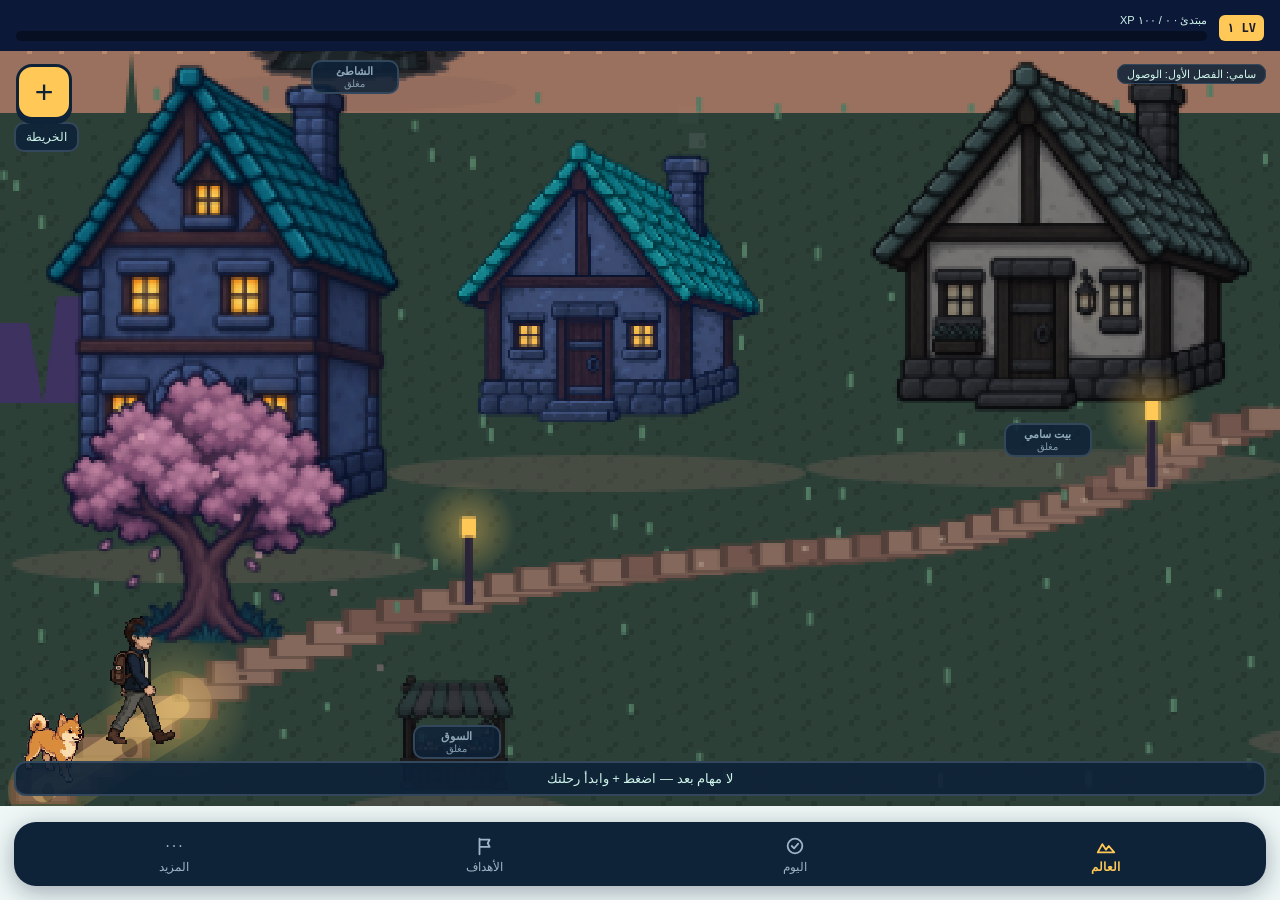
<file: index.html>
<!doctype html>
<html lang="ar" dir="rtl">
<head>
<meta charset="utf-8">
<meta name="viewport" content="width=device-width, initial-scale=1, viewport-fit=cover">
<meta name="theme-color" content="#0B1838">
<title>LifeQuest</title>
<link rel="manifest" href="manifest.webmanifest">
<link rel="icon" href="icons/icon-192.png">
<link rel="apple-touch-icon" href="icons/icon-192.png">
<link rel="stylesheet" href="src/styles/base.css">
</head>
<body>
<div id="app"></div>
<nav id="dock" aria-label="التبويبات">
  <a href="#/world" data-tab="world"><svg class="ic" width="22" height="22" viewBox="0 0 24 24" fill="none" stroke="currentColor" stroke-width="2" stroke-linecap="round" stroke-linejoin="round" aria-hidden="true"><path d="M3 19l5-9 4 6 3-4 6 7z"/></svg>العالم</a>
  <a href="#/today" data-tab="today"><svg class="ic" width="22" height="22" viewBox="0 0 24 24" fill="none" stroke="currentColor" stroke-width="2" stroke-linecap="round" stroke-linejoin="round" aria-hidden="true"><path d="M4 12a8 8 0 1 0 16 0 8 8 0 1 0-16 0M8.5 12l2.5 2.5 4.5-5"/></svg>اليوم</a>
  <a href="#/goals" data-tab="goals"><svg class="ic" width="22" height="22" viewBox="0 0 24 24" fill="none" stroke="currentColor" stroke-width="2" stroke-linecap="round" stroke-linejoin="round" aria-hidden="true"><path d="M6 21V4M6 5h11l-2 4 2 4H6"/></svg>الأهداف</a>
  <a href="#/more" data-tab="more"><svg class="ic" width="22" height="22" viewBox="0 0 24 24" fill="none" stroke="currentColor" stroke-width="2" stroke-linecap="round" stroke-linejoin="round" aria-hidden="true"><path d="M5 12h.01M12 12h.01M19 12h.01"/></svg>المزيد</a>
</nav>
<div id="sheet-root"></div>
<div id="toast-root"></div>
<script type="module" src="src/main.js"></script>
</body>
</html>
</file>
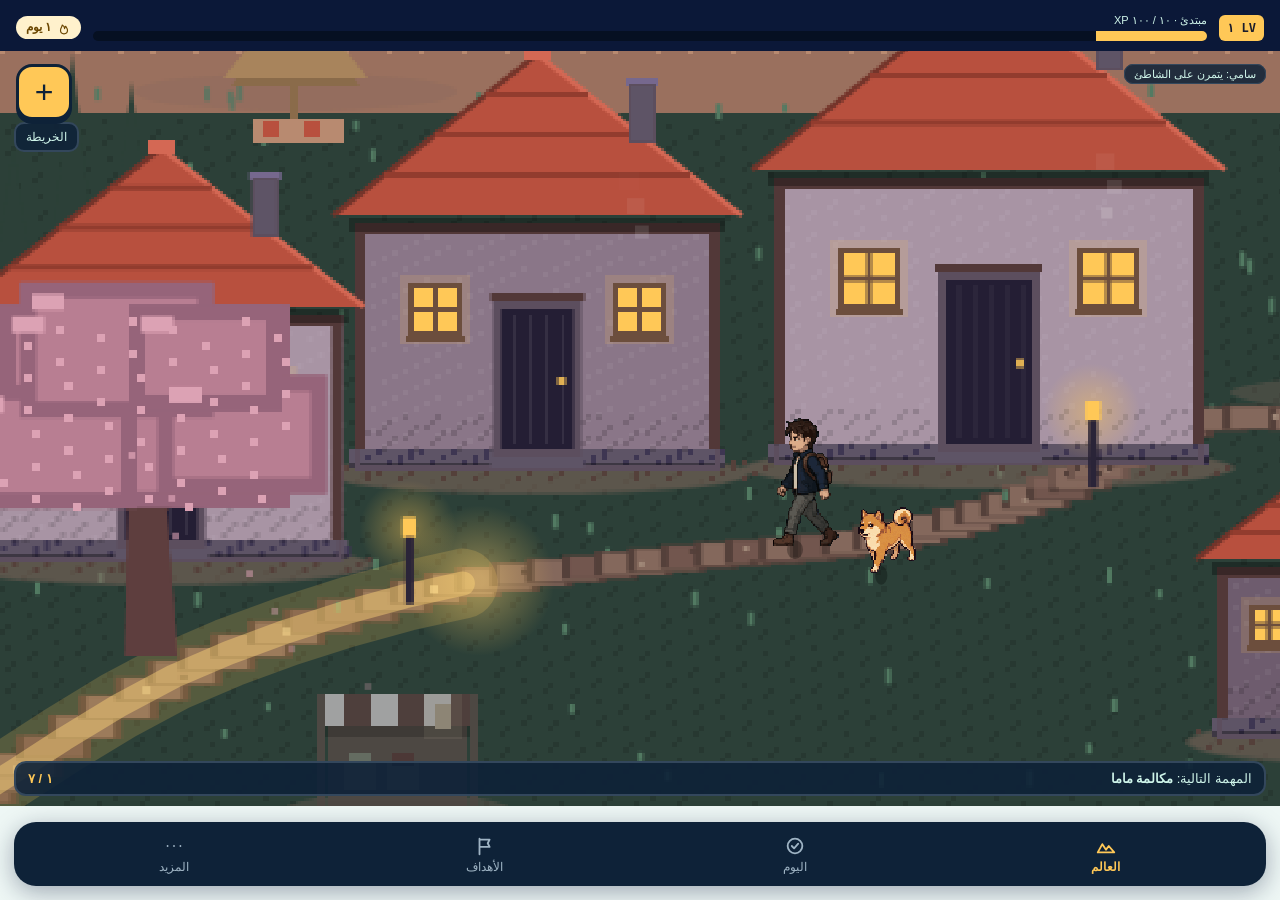
<file: _seed.html>
<!doctype html>
<html lang="ar" dir="rtl">
<head>
<meta charset="utf-8">
<meta name="viewport" content="width=device-width, initial-scale=1, viewport-fit=cover">
<meta name="theme-color" content="#0B1838">
<title>LifeQuest</title>
<link rel="manifest" href="manifest.webmanifest">
<link rel="icon" href="icons/icon-192.png">
<link rel="apple-touch-icon" href="icons/icon-192.png">
<link rel="stylesheet" href="src/styles/base.css">
</head>
<body>
<div id="app"></div>
<nav id="dock" aria-label="التبويبات">
  <a href="#/world" data-tab="world"><svg class="ic" width="22" height="22" viewBox="0 0 24 24" fill="none" stroke="currentColor" stroke-width="2" stroke-linecap="round" stroke-linejoin="round" aria-hidden="true"><path d="M3 19l5-9 4 6 3-4 6 7z"/></svg>العالم</a>
  <a href="#/today" data-tab="today"><svg class="ic" width="22" height="22" viewBox="0 0 24 24" fill="none" stroke="currentColor" stroke-width="2" stroke-linecap="round" stroke-linejoin="round" aria-hidden="true"><path d="M4 12a8 8 0 1 0 16 0 8 8 0 1 0-16 0M8.5 12l2.5 2.5 4.5-5"/></svg>اليوم</a>
  <a href="#/goals" data-tab="goals"><svg class="ic" width="22" height="22" viewBox="0 0 24 24" fill="none" stroke="currentColor" stroke-width="2" stroke-linecap="round" stroke-linejoin="round" aria-hidden="true"><path d="M6 21V4M6 5h11l-2 4 2 4H6"/></svg>الأهداف</a>
  <a href="#/more" data-tab="more"><svg class="ic" width="22" height="22" viewBox="0 0 24 24" fill="none" stroke="currentColor" stroke-width="2" stroke-linecap="round" stroke-linejoin="round" aria-hidden="true"><path d="M5 12h.01M12 12h.01M19 12h.01"/></svg>المزيد</a>
</nav>
<div id="sheet-root"></div>
<div id="toast-root"></div>
<script type="module" src="src/main.js"></script>
<script type="module">
import { store } from './src/store.js';
import { addItem, completeItem } from './src/db/repo.js';
import { todayStr, addDays, goalPeriod } from './src/core/dates.js';
import { uuid } from './src/core/ids.js';
const sleep = ms => new Promise(r => setTimeout(r, ms));
const ready = () => new Promise(r => { const i = setInterval(() => { if (store.state.ready) { clearInterval(i); r(); } }, 80); });
const add = (f) => addItem(f).catch(() => store.state.items[store.state.items.length - 1]);
await ready();
const today = todayStr();
const ws = store.state.settings.weekStart ?? 6;
const gy = await add({ type: 'goal_year', title: 'أقرأ ٢٤ كتاب السنة دي', priority: 2, period: goalPeriod('goal_year', today, ws) });
const gm = await add({ type: 'goal_month', title: 'أخلص كتابين في نوفمبر', priority: 2, parentId: gy.id, period: goalPeriod('goal_month', today, ws) });
const gw = await add({ type: 'goal_week', title: 'أقرا ٥٠ صفحة', priority: 1, parentId: gm.id, period: goalPeriod('goal_week', today, ws) });
const pr = await add({ type: 'project', title: 'تعلّم الإنجليزي', priority: 2, parentId: gw.id });
const st = await add({ type: 'stage', title: 'مستوى A2', priority: 2, parentId: pr.id });
await add({ type: 'task', title: 'حلقة أنكي ٢٠ دقيقة', priority: 2, parentId: st.id, due: { date: today } });
await add({ type: 'task', title: 'مكالمة ماما', priority: 3, due: { date: addDays(today, -1) } });
const gym = await add({ type: 'task', title: 'جيم ٤٥ دقيقة', priority: 2, area: 'health', due: { date: today, time: '18:00' } });
await add({ type: 'subtask', title: 'تسخين ١٠ دقايق', priority: 1, parentId: gym.id });
const water = await add({ type: 'task', title: 'شرب ٢ لتر ميه', priority: 1, area: 'health', due: { date: today } });
water.status = 'done'; water.completedAt = Date.now();
store.state.events.push({ id: uuid(), ts: Date.now(), day: today, kind: 'complete', itemId: water.id, itemType: 'task', xp: 10 });
await add({ type: 'task', title: 'تسليم التقرير', priority: 3, area: 'work', due: { date: addDays(today, 3) } });
await add({ type: 'task', title: 'ترتيب الدولاب', priority: 1, area: 'home' });
for (let d = 1; d <= 4; d++) {
  store.state.events.push({ id: uuid(), ts: Date.now() - d * 864e5, day: addDays(today, -d), kind: 'complete', itemId: gym.id, itemType: 'task', xp: 20 });
}
let tab = (location.hash.replace('#/', '') || 'today');
const wantSheet = tab === 'sheet';
if (!['today', 'goals', 'more', 'world'].includes(tab)) { tab = 'today'; location.hash = '#/today'; }
await sleep(1500);
if (wantSheet) { const f = document.querySelector('#fab'); if (f) f.click(); await sleep(400); }
document.title = 'SEED-OK items=' + store.state.items.length + ' tab=' + location.hash;
</script></body>
</html>
</file>
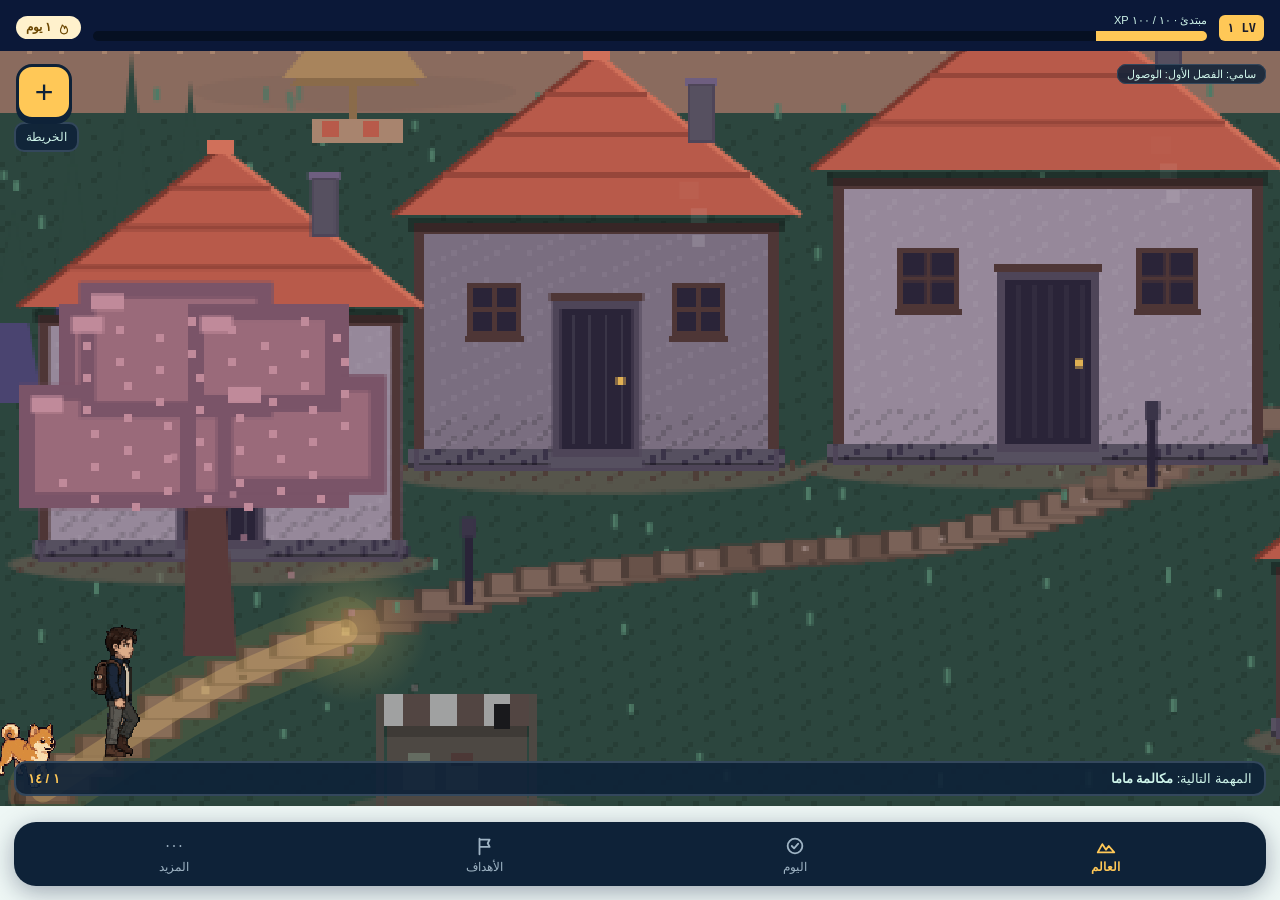
<file: _seed_0630.html>
<!doctype html>
<html lang="ar" dir="rtl">
<head>
<meta charset="utf-8">
<meta name="viewport" content="width=device-width, initial-scale=1, viewport-fit=cover">
<meta name="theme-color" content="#0B1838">
<title>LifeQuest</title>
<link rel="manifest" href="manifest.webmanifest">
<link rel="icon" href="icons/icon-192.png">
<link rel="apple-touch-icon" href="icons/icon-192.png">
<link rel="stylesheet" href="src/styles/base.css">
</head>
<body>
<div id="app"></div>
<nav id="dock" aria-label="التبويبات">
  <a href="#/world" data-tab="world"><svg class="ic" width="22" height="22" viewBox="0 0 24 24" fill="none" stroke="currentColor" stroke-width="2" stroke-linecap="round" stroke-linejoin="round" aria-hidden="true"><path d="M3 19l5-9 4 6 3-4 6 7z"/></svg>العالم</a>
  <a href="#/today" data-tab="today"><svg class="ic" width="22" height="22" viewBox="0 0 24 24" fill="none" stroke="currentColor" stroke-width="2" stroke-linecap="round" stroke-linejoin="round" aria-hidden="true"><path d="M4 12a8 8 0 1 0 16 0 8 8 0 1 0-16 0M8.5 12l2.5 2.5 4.5-5"/></svg>اليوم</a>
  <a href="#/goals" data-tab="goals"><svg class="ic" width="22" height="22" viewBox="0 0 24 24" fill="none" stroke="currentColor" stroke-width="2" stroke-linecap="round" stroke-linejoin="round" aria-hidden="true"><path d="M6 21V4M6 5h11l-2 4 2 4H6"/></svg>الأهداف</a>
  <a href="#/more" data-tab="more"><svg class="ic" width="22" height="22" viewBox="0 0 24 24" fill="none" stroke="currentColor" stroke-width="2" stroke-linecap="round" stroke-linejoin="round" aria-hidden="true"><path d="M5 12h.01M12 12h.01M19 12h.01"/></svg>المزيد</a>
</nav>
<div id="sheet-root"></div>
<div id="toast-root"></div>
<script>const __D = Date;
class FixedDate extends __D { constructor(...a){ super(...(a.length ? a : ['2026-11-24T06:30:00'])); } static now(){ return new __D('2026-11-24T06:30:00').getTime(); } }
FixedDate.parse = __D.parse; FixedDate.UTC = __D.UTC; Date = FixedDate;</script>
<script type="module" src="src/main.js"></script>
<script type="module">
import { store } from './src/store.js';
import { addItem, completeItem } from './src/db/repo.js';
import { todayStr, addDays, goalPeriod } from './src/core/dates.js';
import { uuid } from './src/core/ids.js';
const sleep = ms => new Promise(r => setTimeout(r, ms));
const ready = () => new Promise(r => { const i = setInterval(() => { if (store.state.ready) { clearInterval(i); r(); } }, 80); });
const add = (f) => addItem(f).catch(() => store.state.items[store.state.items.length - 1]);
await ready();
const today = todayStr();
const ws = store.state.settings.weekStart ?? 6;
const gy = await add({ type: 'goal_year', title: 'أقرأ ٢٤ كتاب السنة دي', priority: 2, period: goalPeriod('goal_year', today, ws) });
const gm = await add({ type: 'goal_month', title: 'أخلص كتابين في نوفمبر', priority: 2, parentId: gy.id, period: goalPeriod('goal_month', today, ws) });
const gw = await add({ type: 'goal_week', title: 'أقرا ٥٠ صفحة', priority: 1, parentId: gm.id, period: goalPeriod('goal_week', today, ws) });
const pr = await add({ type: 'project', title: 'تعلّم الإنجليزي', priority: 2, parentId: gw.id });
const st = await add({ type: 'stage', title: 'مستوى A2', priority: 2, parentId: pr.id });
await add({ type: 'task', title: 'حلقة أنكي ٢٠ دقيقة', priority: 2, parentId: st.id, due: { date: today } });
await add({ type: 'task', title: 'مكالمة ماما', priority: 3, due: { date: addDays(today, -1) } });
const gym = await add({ type: 'task', title: 'جيم ٤٥ دقيقة', priority: 2, area: 'health', due: { date: today, time: '18:00' } });
await add({ type: 'subtask', title: 'تسخين ١٠ دقايق', priority: 1, parentId: gym.id });
const water = await add({ type: 'task', title: 'شرب ٢ لتر ميه', priority: 1, area: 'health', due: { date: today } });
water.status = 'done'; water.completedAt = Date.now();
store.state.events.push({ id: uuid(), ts: Date.now(), day: today, kind: 'complete', itemId: water.id, itemType: 'task', xp: 10 });
await add({ type: 'task', title: 'تسليم التقرير', priority: 3, area: 'work', due: { date: addDays(today, 3) } });
await add({ type: 'task', title: 'ترتيب الدولاب', priority: 1, area: 'home' });
for (let d = 1; d <= 4; d++) {
  store.state.events.push({ id: uuid(), ts: Date.now() - d * 864e5, day: addDays(today, -d), kind: 'complete', itemId: gym.id, itemType: 'task', xp: 20 });
}
let tab = (location.hash.replace('#/', '') || 'today');
const wantSheet = tab === 'sheet';
if (!['today', 'goals', 'more', 'world'].includes(tab)) { tab = 'today'; location.hash = '#/today'; }
await sleep(1500);
if (wantSheet) { const f = document.querySelector('#fab'); if (f) f.click(); await sleep(400); }
document.title = 'SEED-OK items=' + store.state.items.length + ' tab=' + location.hash;
</script></body>
</html>
</file>
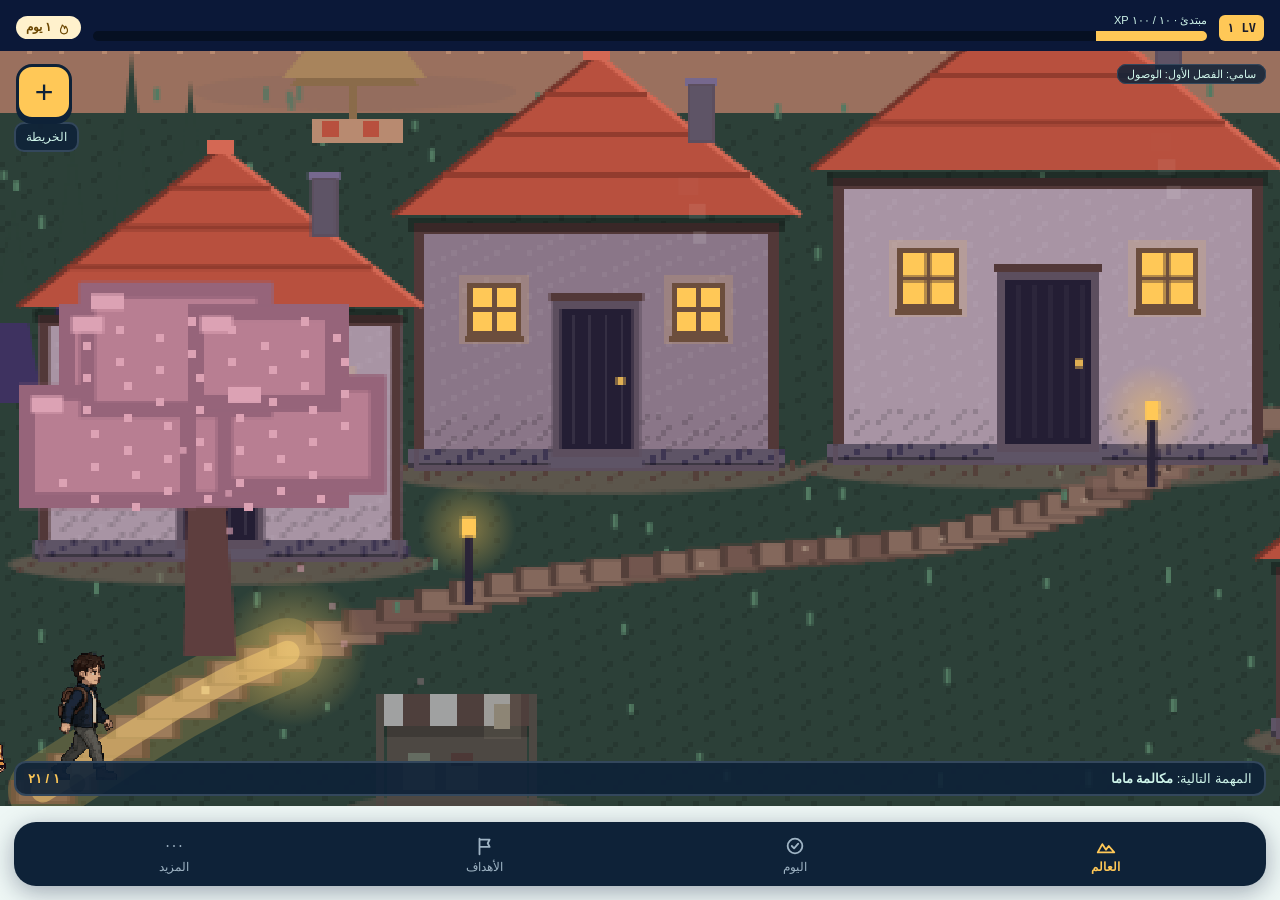
<file: _seed_1830.html>
<!doctype html>
<html lang="ar" dir="rtl">
<head>
<meta charset="utf-8">
<meta name="viewport" content="width=device-width, initial-scale=1, viewport-fit=cover">
<meta name="theme-color" content="#0B1838">
<title>LifeQuest</title>
<link rel="manifest" href="manifest.webmanifest">
<link rel="icon" href="icons/icon-192.png">
<link rel="apple-touch-icon" href="icons/icon-192.png">
<link rel="stylesheet" href="src/styles/base.css">
</head>
<body>
<div id="app"></div>
<nav id="dock" aria-label="التبويبات">
  <a href="#/world" data-tab="world"><svg class="ic" width="22" height="22" viewBox="0 0 24 24" fill="none" stroke="currentColor" stroke-width="2" stroke-linecap="round" stroke-linejoin="round" aria-hidden="true"><path d="M3 19l5-9 4 6 3-4 6 7z"/></svg>العالم</a>
  <a href="#/today" data-tab="today"><svg class="ic" width="22" height="22" viewBox="0 0 24 24" fill="none" stroke="currentColor" stroke-width="2" stroke-linecap="round" stroke-linejoin="round" aria-hidden="true"><path d="M4 12a8 8 0 1 0 16 0 8 8 0 1 0-16 0M8.5 12l2.5 2.5 4.5-5"/></svg>اليوم</a>
  <a href="#/goals" data-tab="goals"><svg class="ic" width="22" height="22" viewBox="0 0 24 24" fill="none" stroke="currentColor" stroke-width="2" stroke-linecap="round" stroke-linejoin="round" aria-hidden="true"><path d="M6 21V4M6 5h11l-2 4 2 4H6"/></svg>الأهداف</a>
  <a href="#/more" data-tab="more"><svg class="ic" width="22" height="22" viewBox="0 0 24 24" fill="none" stroke="currentColor" stroke-width="2" stroke-linecap="round" stroke-linejoin="round" aria-hidden="true"><path d="M5 12h.01M12 12h.01M19 12h.01"/></svg>المزيد</a>
</nav>
<div id="sheet-root"></div>
<div id="toast-root"></div>
<script>const __D = Date;
class FixedDate extends __D { constructor(...a){ super(...(a.length ? a : ['2026-11-24T18:30:00'])); } static now(){ return new __D('2026-11-24T18:30:00').getTime(); } }
FixedDate.parse = __D.parse; FixedDate.UTC = __D.UTC; Date = FixedDate;</script>
<script type="module" src="src/main.js"></script>
<script type="module">
import { store } from './src/store.js';
import { addItem, completeItem } from './src/db/repo.js';
import { todayStr, addDays, goalPeriod } from './src/core/dates.js';
import { uuid } from './src/core/ids.js';
const sleep = ms => new Promise(r => setTimeout(r, ms));
const ready = () => new Promise(r => { const i = setInterval(() => { if (store.state.ready) { clearInterval(i); r(); } }, 80); });
const add = (f) => addItem(f).catch(() => store.state.items[store.state.items.length - 1]);
await ready();
const today = todayStr();
const ws = store.state.settings.weekStart ?? 6;
const gy = await add({ type: 'goal_year', title: 'أقرأ ٢٤ كتاب السنة دي', priority: 2, period: goalPeriod('goal_year', today, ws) });
const gm = await add({ type: 'goal_month', title: 'أخلص كتابين في نوفمبر', priority: 2, parentId: gy.id, period: goalPeriod('goal_month', today, ws) });
const gw = await add({ type: 'goal_week', title: 'أقرا ٥٠ صفحة', priority: 1, parentId: gm.id, period: goalPeriod('goal_week', today, ws) });
const pr = await add({ type: 'project', title: 'تعلّم الإنجليزي', priority: 2, parentId: gw.id });
const st = await add({ type: 'stage', title: 'مستوى A2', priority: 2, parentId: pr.id });
await add({ type: 'task', title: 'حلقة أنكي ٢٠ دقيقة', priority: 2, parentId: st.id, due: { date: today } });
await add({ type: 'task', title: 'مكالمة ماما', priority: 3, due: { date: addDays(today, -1) } });
const gym = await add({ type: 'task', title: 'جيم ٤٥ دقيقة', priority: 2, area: 'health', due: { date: today, time: '18:00' } });
await add({ type: 'subtask', title: 'تسخين ١٠ دقايق', priority: 1, parentId: gym.id });
const water = await add({ type: 'task', title: 'شرب ٢ لتر ميه', priority: 1, area: 'health', due: { date: today } });
water.status = 'done'; water.completedAt = Date.now();
store.state.events.push({ id: uuid(), ts: Date.now(), day: today, kind: 'complete', itemId: water.id, itemType: 'task', xp: 10 });
await add({ type: 'task', title: 'تسليم التقرير', priority: 3, area: 'work', due: { date: addDays(today, 3) } });
await add({ type: 'task', title: 'ترتيب الدولاب', priority: 1, area: 'home' });
for (let d = 1; d <= 4; d++) {
  store.state.events.push({ id: uuid(), ts: Date.now() - d * 864e5, day: addDays(today, -d), kind: 'complete', itemId: gym.id, itemType: 'task', xp: 20 });
}
let tab = (location.hash.replace('#/', '') || 'today');
const wantSheet = tab === 'sheet';
if (!['today', 'goals', 'more', 'world'].includes(tab)) { tab = 'today'; location.hash = '#/today'; }
await sleep(1500);
if (wantSheet) { const f = document.querySelector('#fab'); if (f) f.click(); await sleep(400); }
document.title = 'SEED-OK items=' + store.state.items.length + ' tab=' + location.hash;
</script></body>
</html>
</file>
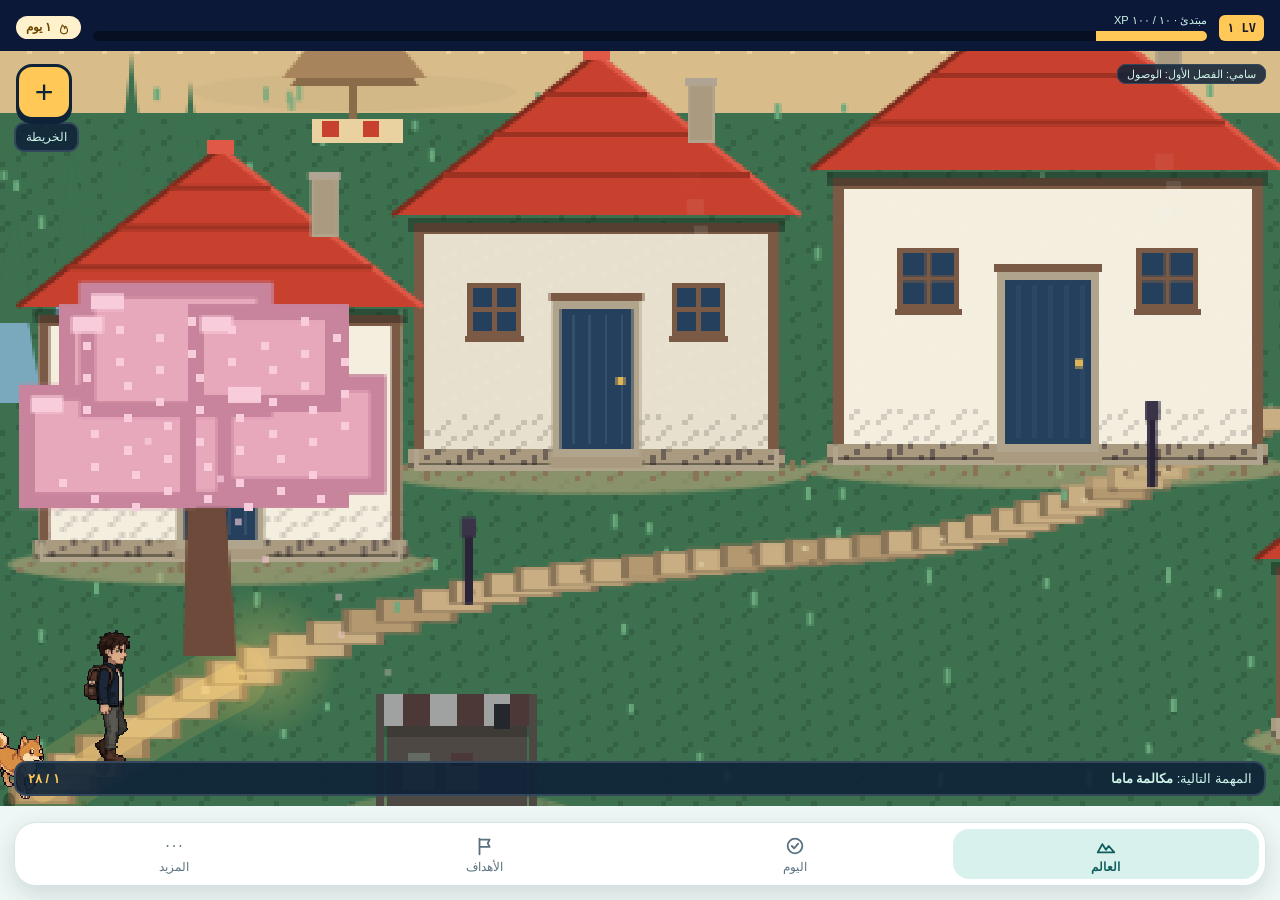
<file: _seed_day.html>
<!doctype html>
<html lang="ar" dir="rtl">
<head>
<meta charset="utf-8">
<meta name="viewport" content="width=device-width, initial-scale=1, viewport-fit=cover">
<meta name="theme-color" content="#0B1838">
<title>LifeQuest</title>
<link rel="manifest" href="manifest.webmanifest">
<link rel="icon" href="icons/icon-192.png">
<link rel="apple-touch-icon" href="icons/icon-192.png">
<link rel="stylesheet" href="src/styles/base.css">
</head>
<body>
<div id="app"></div>
<nav id="dock" aria-label="التبويبات">
  <a href="#/world" data-tab="world"><svg class="ic" width="22" height="22" viewBox="0 0 24 24" fill="none" stroke="currentColor" stroke-width="2" stroke-linecap="round" stroke-linejoin="round" aria-hidden="true"><path d="M3 19l5-9 4 6 3-4 6 7z"/></svg>العالم</a>
  <a href="#/today" data-tab="today"><svg class="ic" width="22" height="22" viewBox="0 0 24 24" fill="none" stroke="currentColor" stroke-width="2" stroke-linecap="round" stroke-linejoin="round" aria-hidden="true"><path d="M4 12a8 8 0 1 0 16 0 8 8 0 1 0-16 0M8.5 12l2.5 2.5 4.5-5"/></svg>اليوم</a>
  <a href="#/goals" data-tab="goals"><svg class="ic" width="22" height="22" viewBox="0 0 24 24" fill="none" stroke="currentColor" stroke-width="2" stroke-linecap="round" stroke-linejoin="round" aria-hidden="true"><path d="M6 21V4M6 5h11l-2 4 2 4H6"/></svg>الأهداف</a>
  <a href="#/more" data-tab="more"><svg class="ic" width="22" height="22" viewBox="0 0 24 24" fill="none" stroke="currentColor" stroke-width="2" stroke-linecap="round" stroke-linejoin="round" aria-hidden="true"><path d="M5 12h.01M12 12h.01M19 12h.01"/></svg>المزيد</a>
</nav>
<div id="sheet-root"></div>
<div id="toast-root"></div>
<script>const __D = Date;
class FixedDate extends __D { constructor(...a){ super(...(a.length ? a : ['2026-11-24T13:00:00'])); } static now(){ return new __D('2026-11-24T13:00:00').getTime(); } }
FixedDate.parse = __D.parse; FixedDate.UTC = __D.UTC; Date = FixedDate;</script>
<script type="module" src="src/main.js"></script>
<script type="module">
import { store } from './src/store.js';
import { addItem, completeItem } from './src/db/repo.js';
import { todayStr, addDays, goalPeriod } from './src/core/dates.js';
import { uuid } from './src/core/ids.js';
const sleep = ms => new Promise(r => setTimeout(r, ms));
const ready = () => new Promise(r => { const i = setInterval(() => { if (store.state.ready) { clearInterval(i); r(); } }, 80); });
const add = (f) => addItem(f).catch(() => store.state.items[store.state.items.length - 1]);
await ready();
const today = todayStr();
const ws = store.state.settings.weekStart ?? 6;
const gy = await add({ type: 'goal_year', title: 'أقرأ ٢٤ كتاب السنة دي', priority: 2, period: goalPeriod('goal_year', today, ws) });
const gm = await add({ type: 'goal_month', title: 'أخلص كتابين في نوفمبر', priority: 2, parentId: gy.id, period: goalPeriod('goal_month', today, ws) });
const gw = await add({ type: 'goal_week', title: 'أقرا ٥٠ صفحة', priority: 1, parentId: gm.id, period: goalPeriod('goal_week', today, ws) });
const pr = await add({ type: 'project', title: 'تعلّم الإنجليزي', priority: 2, parentId: gw.id });
const st = await add({ type: 'stage', title: 'مستوى A2', priority: 2, parentId: pr.id });
await add({ type: 'task', title: 'حلقة أنكي ٢٠ دقيقة', priority: 2, parentId: st.id, due: { date: today } });
await add({ type: 'task', title: 'مكالمة ماما', priority: 3, due: { date: addDays(today, -1) } });
const gym = await add({ type: 'task', title: 'جيم ٤٥ دقيقة', priority: 2, area: 'health', due: { date: today, time: '18:00' } });
await add({ type: 'subtask', title: 'تسخين ١٠ دقايق', priority: 1, parentId: gym.id });
const water = await add({ type: 'task', title: 'شرب ٢ لتر ميه', priority: 1, area: 'health', due: { date: today } });
water.status = 'done'; water.completedAt = Date.now();
store.state.events.push({ id: uuid(), ts: Date.now(), day: today, kind: 'complete', itemId: water.id, itemType: 'task', xp: 10 });
await add({ type: 'task', title: 'تسليم التقرير', priority: 3, area: 'work', due: { date: addDays(today, 3) } });
await add({ type: 'task', title: 'ترتيب الدولاب', priority: 1, area: 'home' });
for (let d = 1; d <= 4; d++) {
  store.state.events.push({ id: uuid(), ts: Date.now() - d * 864e5, day: addDays(today, -d), kind: 'complete', itemId: gym.id, itemType: 'task', xp: 20 });
}
let tab = (location.hash.replace('#/', '') || 'today');
const wantSheet = tab === 'sheet';
if (!['today', 'goals', 'more', 'world'].includes(tab)) { tab = 'today'; location.hash = '#/today'; }
await sleep(1500);
if (wantSheet) { const f = document.querySelector('#fab'); if (f) f.click(); await sleep(400); }
document.title = 'SEED-OK items=' + store.state.items.length + ' tab=' + location.hash;
</script></body>
</html>
</file>
<file: src/styles/base.css>
/* LifeQuest — الألوان والأساس (tokens/colors.json + layout.json) */
:root{
  --navy:#0B1838; --panel:#0E2238; --teal:#167A7A; --mint:#7FE0CF;
  --foam:#CFF5EA; --amber:#FFC857; --mist:#EEF7F5; --warn:#C8412F;
  --ink:#0E2238; --sub:#4B6472;
  --dock-h:64px; --dock-bottom:14px; --radius:22px;
}
*{box-sizing:border-box;margin:0;padding:0}
html,body{height:100%}
body{
  font-family:Tahoma,'Segoe UI',sans-serif;
  background:var(--mist); color:var(--ink);
  overflow:hidden; direction:rtl;
  -webkit-tap-highlight-color:transparent;
  user-select:none;
}
#app{
  position:fixed; inset:0;
  padding-bottom:calc(var(--dock-h) + var(--dock-bottom) + 16px);
  overflow-y:auto; -webkit-overflow-scrolling:touch;
}
button{font-family:inherit;cursor:pointer;border:none;background:none;color:inherit}
input,textarea,select{font-family:inherit}
h1{font-size:22px} h2{font-size:17px} h3{font-size:15px}
.muted{color:var(--sub);font-size:13px}

/* الشريط السفلي العائم */
#dock{
  position:fixed; right:14px; left:14px; bottom:var(--dock-bottom);
  height:var(--dock-h); border-radius:var(--radius); padding:6px; gap:4px;
  background:#fff; display:flex; z-index:50;
  border:1px solid #D5E6E2;
  box-shadow:0 8px 24px rgba(14,34,56,.14);
}
#dock a{
  flex:1; display:flex; flex-direction:column; align-items:center; justify-content:center;
  gap:3px; color:#5A7280; font-size:12px; font-weight:400; text-decoration:none; border-radius:16px;
}
#dock a .ico{font-size:18px}
#dock a.active{background:#D9F1EC; color:#0F5E5E; font-weight:700}

.ic{vertical-align:middle;flex-shrink:0}
#dock a .ic{display:block}
.streak .ic{margin-left:2px}
.big .ic{color:var(--sub)}
.row .ic{color:var(--sub)}
#sheet-root .btn .ic{vertical-align:-3px}

/* شريط العالم يتبع وقت المشهد: غامق ليلًا وفجرًا وغسقًا، فاتح نهارًا */
body[data-world-phase="night"] #dock,
body[data-world-phase="dusk"] #dock,
body[data-world-phase="dawn"] #dock{
  background:var(--panel); border-color:transparent;
  box-shadow:0 6px 24px rgba(11,24,56,.35);
}
body[data-world-phase="night"] #dock a,
body[data-world-phase="dusk"] #dock a,
body[data-world-phase="dawn"] #dock a{ color:#9FB4C4 }
body[data-world-phase="night"] #dock a.active,
body[data-world-phase="dusk"] #dock a.active,
body[data-world-phase="dawn"] #dock a.active{ background:transparent; color:var(--amber) }

/* شريط علوي داخل الشاشات */
.topbar{
  display:flex; align-items:center; gap:12px;
  padding:14px 16px 10px; background:var(--navy); color:var(--foam);
}
.lv-badge{
  font-family:monospace; font-weight:bold; font-size:12px;
  background:var(--amber); color:#1a1c2c; padding:6px 8px; border-radius:6px;
}
.xpbar{flex:1}
.xpbar .lbl{font-size:11px; margin-bottom:4px; color:var(--foam)}
.xpbar .track{height:10px; background:#061022; border-radius:5px; overflow:hidden}
.xpbar .fill{height:100%; background:var(--amber); transition:width .4s}
.streak{font-size:12px; font-weight:bold; color:#6B4600; background:#FFF1CC; border-radius:12px; padding:4px 10px; white-space:nowrap}

/* زر الإضافة العائم */
.fab{
  position:fixed; left:16px; bottom:calc(var(--dock-h) + var(--dock-bottom) + 18px);
  width:56px; height:56px; border-radius:18px; z-index:40;
  background:var(--amber); color:#0E2238; font-size:32px; line-height:1;
  border:3px solid #0E2238; border-radius:16px;
  box-shadow:0 4px 0 #0E2238;
}
.fab:active{transform:translateY(2px); box-shadow:0 2px 0 #0E2238}

/* بطاقات عامة */
.card{
  background:#fff; border-radius:14px; padding:12px 14px; margin:10px 16px;
  box-shadow:0 1px 4px rgba(14,34,56,.08);
}
.card h3{margin-bottom:8px}

/* صف مهمة */
.task-row{
  display:flex; align-items:center; gap:10px; padding:10px 14px;
  background:#fff; border-radius:12px; margin:8px 16px;
  box-shadow:0 1px 3px rgba(14,34,56,.07);
}
.task-row .check{
  width:26px; height:26px; border-radius:8px; flex-shrink:0;
  border:3px solid var(--sub); display:flex; align-items:center; justify-content:center;
  font-size:15px; color:#fff;
}
.task-row.done .check{background:var(--amber); border-color:var(--amber); color:#1a1c2c}
.task-row.done .title{text-decoration:line-through; color:var(--sub)}
.task-row .body{flex:1; min-width:0}
.task-row .title{font-size:15px}
.task-row .meta{font-size:12px; color:var(--sub); margin-top:2px}
.task-row .pri{width:5px; align-self:stretch; border-radius:3px; flex-shrink:0}
.pri-1{background:#B9C6CE} .pri-2{background:var(--teal)} .pri-3{background:var(--warn)}

/* شاشة سفلية (sheet) */
#sheet-root:empty{display:none}
.sheet-overlay{
  position:fixed; inset:0; background:rgba(6,16,34,.55); z-index:90;
}
.sheet{
  position:fixed; right:0; left:0; bottom:0; z-index:100;
  background:var(--mist); border-radius:20px 20px 0 0;
  padding:16px 16px calc(16px + env(safe-area-inset-bottom));
  max-height:88vh; overflow-y:auto;
}
.sheet h2{margin-bottom:12px}
.field{margin-bottom:12px}
.field label{display:block; font-size:13px; font-weight:bold; margin-bottom:6px}
.field input[type=text], .field textarea, .field select{
  width:100%; padding:11px 12px; border:2px solid #D5E2E0; border-radius:10px;
  font-size:16px; background:#fff; color:var(--ink);
}
.chip-row{display:flex; flex-wrap:wrap; gap:8px}
.chip{
  padding:8px 14px; border-radius:999px; background:#fff; border:2px solid #D5E2E0;
  font-size:13px;
}
.chip.sel{background:var(--teal); border-color:var(--teal); color:#fff; font-weight:bold}
.btn{
  display:block; width:100%; padding:14px; border-radius:14px; text-align:center;
  background:var(--amber); color:#1a1c2c; font-size:16px; font-weight:bold;
  box-shadow:0 3px 0 #b78a2e;
}
.btn:active{transform:translateY(2px); box-shadow:none}
.btn.secondary{background:#fff; color:var(--ink); box-shadow:0 3px 0 #C7D5D2; margin-top:8px}

/* توست */
#toast-root{position:fixed; top:14px; right:16px; left:16px; z-index:200; pointer-events:none}
.toast{
  background:var(--navy); color:var(--foam); padding:10px 14px; border-radius:12px;
  margin-bottom:8px; font-size:14px; box-shadow:0 4px 14px rgba(0,0,0,.3);
  animation:tin .25s ease;
}
.toast.warn{background:var(--warn); color:#fff}
@keyframes tin{from{opacity:0; transform:translateY(-8px)}to{opacity:1}}

/* شاشة فارغة */
.empty{padding:48px 24px; text-align:center; color:var(--sub)}
.empty .big{font-size:40px; margin-bottom:10px}
</file>
